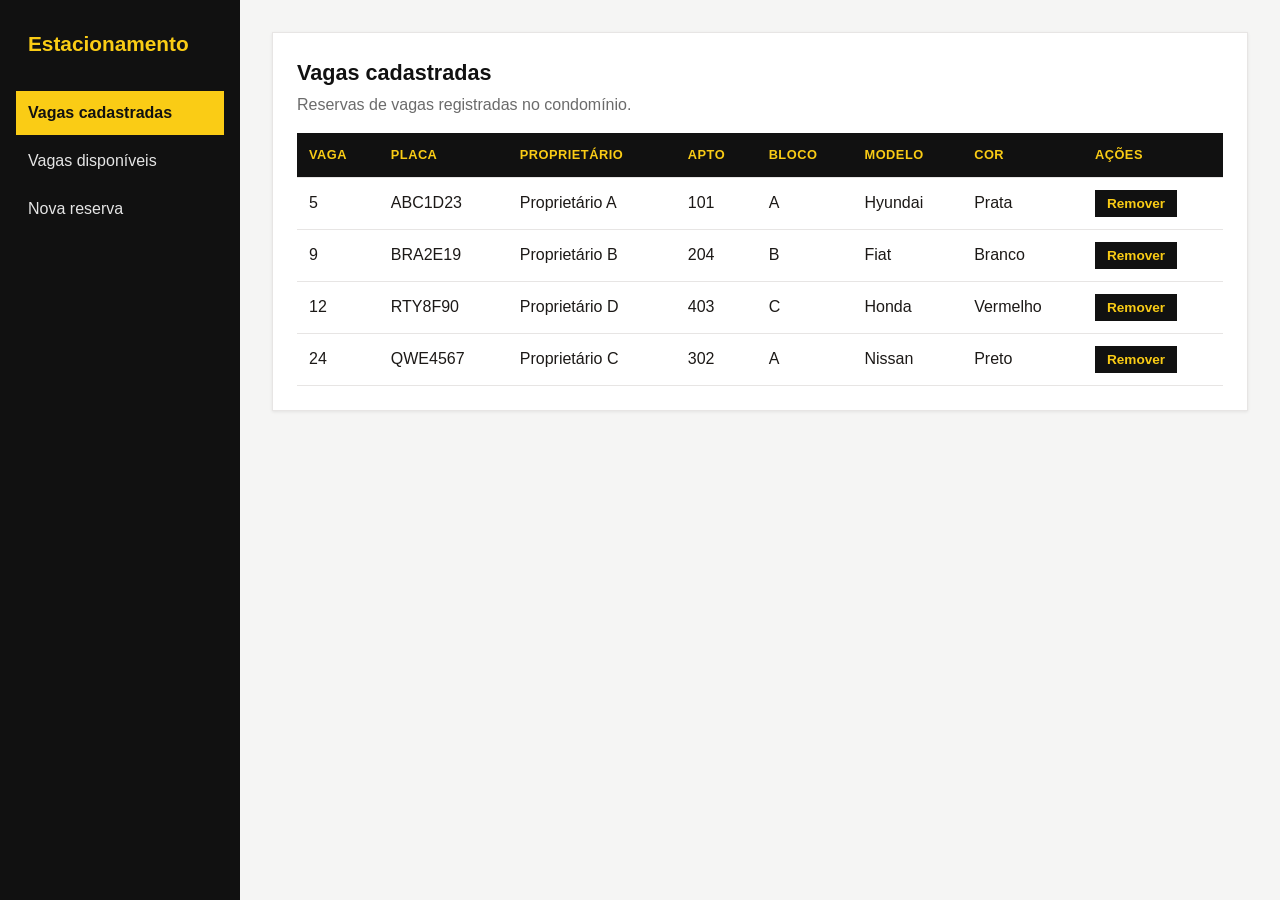
<file: index.html>
<!DOCTYPE html>
<html lang="pt-BR">
<head>
  <meta charset="UTF-8">
  <meta name="viewport" content="width=device-width, initial-scale=1.0">
  <title>Estacionamento | Vagas cadastradas</title>
  <link rel="stylesheet" href="css/style.css">
</head>
<body>
  <aside class="lateral">
    <h1 class="marca">Estacionamento</h1>
    <nav>
      <ul class="menu">
        <li><a href="index.html" class="ativo">Vagas cadastradas</a></li>
        <li><a href="vagas.html">Vagas disponíveis</a></li>
        <li><a href="cadastro.html">Nova reserva</a></li>
      </ul>
    </nav>
  </aside>

  <div class="parte-principal">
    <main class="conteudo">
      <section class="painel">
        <h2>Vagas cadastradas</h2>
        <p class="dica">Reservas de vagas registradas no condomínio.</p>

        <div class="tabela-container">
          <table>
            <thead>
              <tr>
                <th>Vaga</th>
                <th>Placa</th>
                <th>Proprietário</th>
                <th>Apto</th>
                <th>Bloco</th>
                <th>Modelo</th>
                <th>Cor</th>
                <th>Ações</th>
              </tr>
            </thead>
            <tbody id="tabela-reservas">
              <!-- linhas criadas pelo JavaScript-->
            </tbody>
          </table>
        </div>

        <p id="lista-vazia" class="aviso-vazio oculto">Nenhuma vaga cadastrada até o momento.</p>
      </section>
    </main>
  </div>

  <!--  Model → View → Controller -->
  <script src="js/model/reservaModel.js"></script>
  <script src="js/view/reservaView.js"></script>
  <script src="js/controller/listagemController.js"></script>
</body>
</html>
</file>
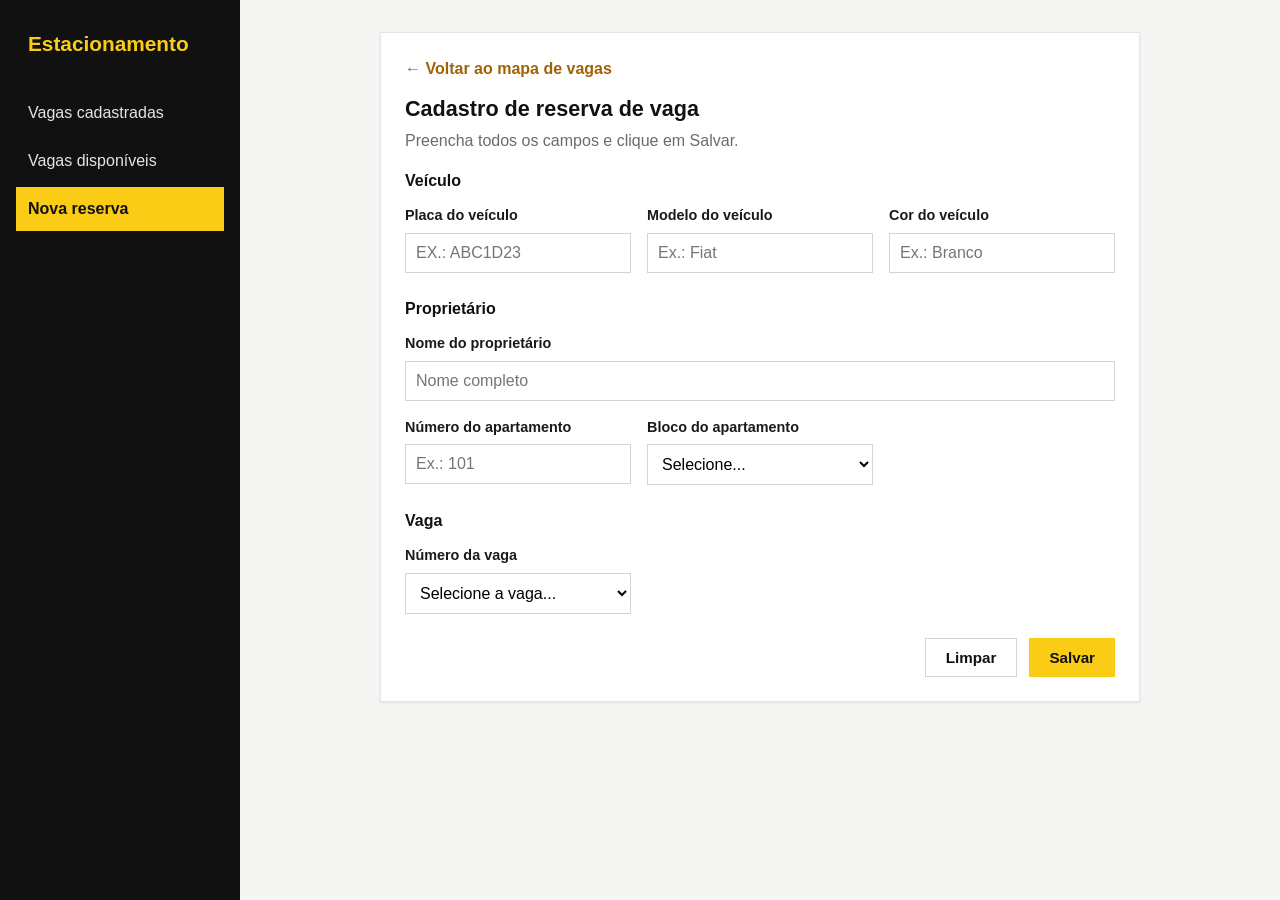
<file: cadastro.html>
<!DOCTYPE html>
<html lang="pt-BR">
<head>
  <meta charset="UTF-8">
  <meta name="viewport" content="width=device-width, initial-scale=1.0">
  <title>Estacionamento | Cadastro de reserva</title>
  <link rel="stylesheet" href="css/style.css">
</head>
<body>
  <aside class="lateral">
    <h1 class="marca">Estacionamento</h1>
    <nav>
      <ul class="menu">
        <li><a href="index.html">Vagas cadastradas</a></li>
        <li><a href="vagas.html">Vagas disponíveis</a></li>
        <li><a href="cadastro.html" class="ativo">Nova reserva</a></li>
      </ul>
    </nav>
  </aside>

  <div class="parte-principal">
    <main class="conteudo">
      <section class="painel painel-formulario">
        <a href="vagas.html" class="voltar">&larr; Voltar ao mapa de vagas</a>
        <h2>Cadastro de reserva de vaga</h2>
        <p class="dica">Preencha todos os campos e clique em Salvar.</p>

        <div id="erros" class="caixa-erros oculto" role="alert"></div>

        <form id="form-reserva" novalidate>
          <fieldset>
            <legend>Veículo</legend>
            <div class="grupo-campos">
              <div class="campo">
                <label for="placa">Placa do veículo</label>
                <input type="text" id="placa" name="placa" maxlength="8" placeholder="Ex.: ABC1D23" required>
              </div>
              <div class="campo">
                <label for="modelo">Modelo do veículo</label>
                <input type="text" id="modelo" name="modelo" placeholder="Ex.: Fiat" required>
              </div>
              <div class="campo">
                <label for="cor">Cor do veículo</label>
                <input type="text" id="cor" name="cor" placeholder="Ex.: Branco" required>
              </div>
            </div>
          </fieldset>

          <fieldset>
            <legend>Proprietário</legend>
            <div class="grupo-campos">
              <div class="campo campo-largo">
                <label for="proprietario">Nome do proprietário</label>
                <input type="text" id="proprietario" name="proprietario" placeholder="Nome completo" required>
              </div>
              <div class="campo">
                <label for="apartamento">Número do apartamento</label>
                <input type="number" id="apartamento" name="apartamento" min="1" placeholder="Ex.: 101" required>
              </div>
              <div class="campo">
                <label for="bloco">Bloco do apartamento</label>
                <select id="bloco" name="bloco" required>
                  <option value="">Selecione...</option>
                  <option value="A">Bloco A</option>
                  <option value="B">Bloco B</option>
                  <option value="C">Bloco C</option>
                  <option value="D">Bloco D</option>
                </select>
              </div>
            </div>
          </fieldset>

          <fieldset>
            <legend>Vaga</legend>
            <div class="grupo-campos">
              <div class="campo">
                <label for="vaga">Número da vaga</label>
                <select id="vaga" name="vaga" required>
                  <!-- opções criadas pelo JavaScript -->
                </select>
              </div>
            </div>
          </fieldset>

          <div class="acoes">
            <button type="reset" class="btn btn-secundario">Limpar</button>
            <button type="submit" class="btn btn-primario">Salvar</button>
          </div>
        </form>
      </section>
    </main>
  </div>

  <script src="js/model/reservaModel.js"></script>
  <script src="js/view/reservaView.js"></script>
  <script src="js/controller/cadastroController.js"></script>
</body>
</html>
</file>
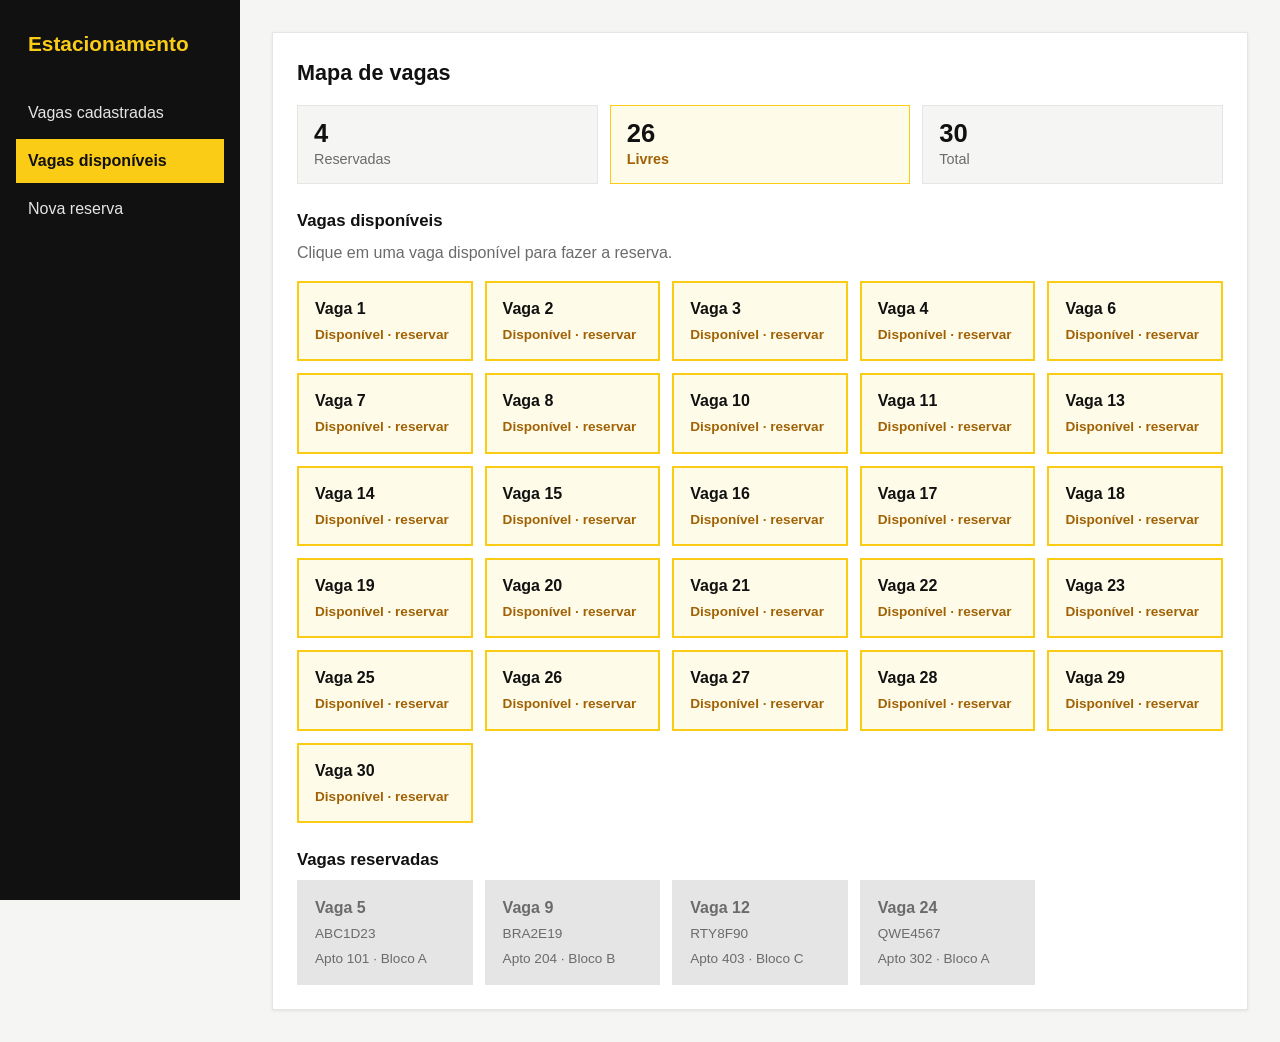
<file: vagas.html>
<!DOCTYPE html>
<html lang="pt-BR">
<head>
  <meta charset="UTF-8">
  <meta name="viewport" content="width=device-width, initial-scale=1.0">
  <title>Estacionamento | Vagas disponíveis</title>
  <link rel="stylesheet" href="css/style.css">
</head>
<body>
  <aside class="lateral">
    <h1 class="marca">Estacionamento</h1>
    <nav>
      <ul class="menu">
        <li><a href="index.html">Vagas cadastradas</a></li>
        <li><a href="vagas.html" class="ativo">Vagas disponíveis</a></li>
        <li><a href="cadastro.html">Nova reserva</a></li>
      </ul>
    </nav>
  </aside>

  <div class="parte-principal">
    <main class="conteudo">
      <section class="painel">
        <h2>Mapa de vagas</h2>

        <div class="contadores" aria-label="Resumo das vagas">
          <div class="contador">
            <span class="contador-numero" id="resumo-ocupadas">0</span>
            <span class="contador-rotulo">Reservadas</span>
          </div>
          <div class="contador contador-destaque">
            <span class="contador-numero" id="resumo-disponiveis">0</span>
            <span class="contador-rotulo">Livres</span>
          </div>
          <div class="contador">
            <span class="contador-numero" id="resumo-total">0</span>
            <span class="contador-rotulo">Total</span>
          </div>
        </div>

        <div class="grupo-vagas">
          <h3 class="grupo-titulo">Vagas disponíveis</h3>
          <p class="dica">Clique em uma vaga disponível para fazer a reserva.</p>
          <div id="grade-livres" class="grade-vagas">
            <!-- cartões criados pelo JavaScript -->
          </div>
          <p id="livres-vazio" class="aviso-vazio oculto">Todas as vagas estão reservadas.</p>
        </div>

        <div class="grupo-vagas">
          <h3 class="grupo-titulo">Vagas reservadas</h3>
          <div id="grade-reservadas" class="grade-vagas">
            <!-- cartões criados pelo JavaScript -->
          </div>
          <p id="reservadas-vazio" class="aviso-vazio oculto">Nenhuma vaga reservada até o momento.</p>
        </div>
      </section>
    </main>
  </div>

  <script src="js/model/reservaModel.js"></script>
  <script src="js/view/reservaView.js"></script>
  <script src="js/controller/vagasController.js"></script>
</body>
</html>
</file>
<file: css/style.css>
/*  cor e base  */
:root {
  --preto: #111111;            /* menu lateral e cabeçalho da tabela */
  --preto-suave: #262626;
  --amarelo: #facc15;          /* botões e destaques */
  --amarelo-escuro: #eab308;
  --amarelo-texto: #a16207;    
  --amarelo-claro: #fefce8;
  --cinza-reservada: #e5e5e5;  /* vagas reservadas */
  --cor-texto: #1c1917;
  --cor-texto-suave: #6b6b6b;
  --cor-borda: #e7e5e4;
  --cor-fundo: #f5f5f4;
  --cor-branco: #ffffff;
  --sombra: 0 1px 3px rgba(0, 0, 0, 0.08);
  --largura-lateral: 240px;
}

* {
  box-sizing: border-box; 
  margin: 0;
  padding: 0;
}

body {
  font-family: "Segoe UI", Roboto, Arial, sans-serif;
  color: var(--cor-texto);
  background-color: var(--cor-fundo);
  line-height: 1.5;
  min-height: 100vh;
  display: flex; /* menu lateral à esquerda, conteúdo à direita */
}

.oculto {
  display: none !important;
}

/* Menu lateral */
.lateral {
  width: var(--largura-lateral);
  flex-shrink: 0;
  background-color: var(--preto);
  color: var(--cor-branco);
  padding: 28px 16px;
  position: sticky; 
  top: 0;
  height: 100vh;
}

.marca {
  font-size: 1.3rem;
  color: var(--amarelo);
  padding: 0 12px;
  margin-bottom: 32px;
}

.menu {
  list-style-type: none;
  display: flex;
  flex-direction: column;
  gap: 4px;
}

.menu a {
  display: block;
  color: #e5e5e5;
  text-decoration: none;
  padding: 10px 12px;
  transition: background-color 0.2s ease;
}

.menu a:hover {
  background-color: rgba(255, 255, 255, 0.12);
}

.menu a.ativo {
  background-color: var(--amarelo);
  color: var(--preto);
  font-weight: 600;
}

/* Principal */
.parte-principal {
  flex: 1;
  min-width: 0; 
  display: flex;
  flex-direction: column;
}

.conteudo {
  flex: 1;
  width: 100%;
  max-width: 1100px;
  margin: 0 auto;
  padding: 32px;
}

.painel {
  background-color: var(--cor-branco);
  border: 1px solid var(--cor-borda);
  box-shadow: var(--sombra);
  padding: 24px;
  animation: aparecer 0.4s ease;
}

h2 {
  font-size: 1.35rem;
  color: var(--preto);
  margin-bottom: 4px;
}

.dica {
  color: var(--cor-texto-suave);
  margin-bottom: 16px;
}

.voltar {
  display: inline-block;
  color: var(--amarelo-texto);
  text-decoration: none;
  font-weight: 600;
  margin-bottom: 12px;
}

.voltar:hover {
  text-decoration: underline;
}

/* Animação de entrada */
@keyframes aparecer {
  0% {
    opacity: 0;
    transform: translateY(8px);
  }
  100% {
    opacity: 1;
    transform: translateY(0);
  }
}

/* Botões */
.btn {
  display: inline-block;
  padding: 10px 20px;
  border: none;
  font-size: 0.95rem;
  font-weight: 600;
  text-decoration: none;
  cursor: pointer;
  transition: background-color 0.2s ease, transform 0.1s ease;
}

.btn:active {
  transform: scale(0.97);
}

.btn-primario {
  background-color: var(--amarelo);
  color: var(--preto); 
}

.btn-primario:hover {
  background-color: var(--amarelo-escuro);
}

.btn-secundario {
  background-color: var(--cor-branco);
  color: var(--preto);
  border: 1px solid #d6d3d1;
}

.btn-secundario:hover {
  background-color: var(--cor-fundo);
}

.btn-remover {
  background-color: var(--preto);
  color: var(--amarelo);
  padding: 6px 12px;
  font-size: 0.85rem;
}

.btn-remover:hover {
  background-color: var(--amarelo);
  color: var(--preto);
}

/* Tabela  */
.tabela-container {
  overflow-x: auto; /* tabela rola para o lado */
}

table {
  width: 100%;
  border-collapse: collapse;
}

th,
td {
  padding: 12px;
  text-align: left;
  border-bottom: 1px solid var(--cor-borda);
  white-space: nowrap;
}

th {
  background-color: var(--preto);
  font-size: 0.8rem;
  text-transform: uppercase;
  letter-spacing: 0.5px;
  color: var(--amarelo);
}

tbody tr:hover {
  background-color: var(--amarelo-claro);
}

.aviso-vazio {
  text-align: center;
  color: var(--cor-texto-suave);
  padding: 20px;
}

/* Mapa de vagas */
.contadores {
  display: grid;
  grid-template-columns: repeat(3, 1fr);
  gap: 12px;
  margin: 16px 0 24px;
}

.contador {
  background-color: var(--cor-fundo);
  border: 1px solid var(--cor-borda);
  padding: 12px 16px;
  display: flex;
  flex-direction: column;
}

.contador-numero {
  font-size: 1.6rem;
  font-weight: 700;
  color: var(--preto);
  line-height: 1.2;
}

.contador-rotulo {
  color: var(--cor-texto-suave);
  font-size: 0.9rem;
}

.contador-destaque {
  background-color: var(--amarelo-claro);
  border-color: var(--amarelo);
}

.contador-destaque .contador-rotulo {
  color: var(--amarelo-texto); 
  font-weight: 600;
}

.grupo-vagas {
  margin-bottom: 24px;
}

.grupo-vagas:last-child {
  margin-bottom: 0;
}

.grupo-titulo {
  font-size: 1.05rem;
  color: var(--preto);
  margin-bottom: 8px;
}

.grade-vagas {
  display: grid;
  grid-template-columns: repeat(5, 1fr);
  gap: 12px;
}

.vaga {
  display: flex;
  flex-direction: column;
  gap: 4px;
  padding: 14px 16px;
  border: 2px solid transparent;
  text-decoration: none;
  color: var(--cor-texto);
}

.vaga span {
  font-size: 0.85rem;
}

.vaga-livre {
  background-color: var(--amarelo-claro);
  border-color: var(--amarelo);
  color: var(--preto);
  transition: transform 0.2s ease, box-shadow 0.2s ease, border-color 0.2s ease;
}

.vaga-livre span {
  color: var(--amarelo-texto);
  font-weight: 600;
}

.vaga-livre:hover {
  transform: translateY(-3px);
  border-color: var(--amarelo-escuro);
  box-shadow: 0 6px 12px rgba(234, 179, 8, 0.3);
}

.vaga-reservada {
  background-color: var(--cinza-reservada);
  color: var(--cor-texto-suave);
}

/* Formulário */
.painel-formulario {
  max-width: 760px;
  margin: 0 auto;
}

fieldset {
  border: none; 
  padding: 0;
  margin-bottom: 24px;
  min-width: 0; 
}

legend {
  font-weight: 600;
  color: var(--preto);
  padding: 0;
  margin-bottom: 12px;
}

.grupo-campos {
  display: grid;
  grid-template-columns: repeat(3, minmax(0, 1fr));
  gap: 16px;
}

.campo {
  display: flex;
  flex-direction: column; /* label em cima e campo embaixo */
  gap: 6px;
}

.campo-largo {
  grid-column: span 3; 
}

label {
  font-weight: 600;
  font-size: 0.9rem;
}

input,
select {
  width: 100%;
  padding: 10px;
  border: 1px solid #d6d3d1;
  font-size: 1rem;
  font-family: inherit;
  background-color: var(--cor-branco);
  transition: border-color 0.2s ease, box-shadow 0.2s ease;
}

input:focus,
select:focus {
  outline: none;
  border-color: var(--amarelo-escuro);
  box-shadow: 0 0 0 3px rgba(234, 179, 8, 0.3);
}

#placa {
  text-transform: uppercase;
}

.acoes {
  display: flex;
  justify-content: flex-end;
  gap: 12px;
}

/* Mensagens de erro */
.caixa-erros {
  background-color: #fef2f2;
  border: 1px solid #fecaca;
  color: #b91c1c;
  padding: 12px 16px 12px 32px;
  margin-bottom: 16px;
}

/*Responsividade */
@media screen and (max-width: 1000px) {
  .grade-vagas {
    grid-template-columns: repeat(3, 1fr);
  }
}

@media screen and (max-width: 768px) {
  /* No celular, o menu lateral vira uma barra no topo */
  body {
    flex-direction: column;
  }

  .lateral {
    width: 100%;
    height: auto;
    position: static;
    padding: 16px;
  }

  .marca {
    margin-bottom: 12px;
  }

  .menu {
    flex-direction: row;
    flex-wrap: wrap;
  }

  .conteudo {
    padding: 16px;
  }

  .contadores {
    gap: 8px;
  }

  .grade-vagas {
    grid-template-columns: repeat(2, 1fr);
  }

  .grupo-campos {
    grid-template-columns: 1fr;
  }

  .campo-largo {
    grid-column: span 1;
  }

  .acoes {
    flex-direction: column-reverse;
  }

  .acoes .btn {
    width: 100%;
  }
}
</file>
